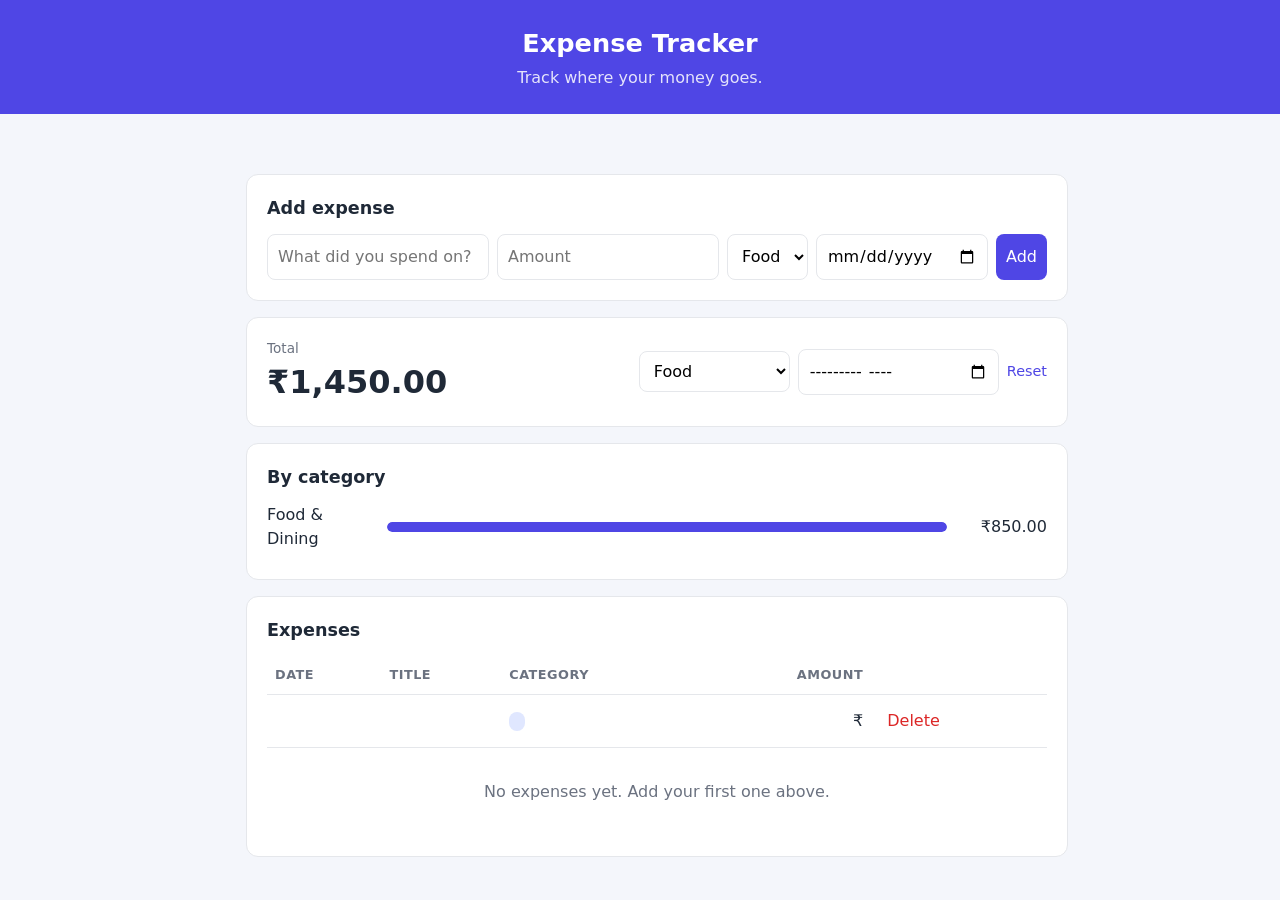
<file: scratch/expense_tracker.html>
<!DOCTYPE html>
<html lang="en">
<head>
  <meta charset="UTF-8">
  <meta name="viewport" content="width=device-width, initial-scale=1">
  <title>Expense Tracker</title>
  <style>
:root {
  --bg: #f4f6fb;
  --card: #ffffff;
  --text: #1f2937;
  --muted: #6b7280;
  --accent: #4f46e5;
  --accent-soft: #e0e7ff;
  --danger: #dc2626;
  --border: #e5e7eb;
}

* { box-sizing: border-box; }

body {
  margin: 0;
  font-family: system-ui, -apple-system, "Segoe UI", Roboto, sans-serif;
  background: var(--bg);
  color: var(--text);
  line-height: 1.5;
}

.topbar {
  background: var(--accent);
  color: #fff;
  padding: 24px 16px;
  text-align: center;
}
.topbar h1 { margin: 0; font-size: 1.6rem; }
.topbar p { margin: 4px 0 0; opacity: 0.85; }

.container {
  max-width: 820px;
  margin: 24px auto;
  padding: 0 16px;
  display: grid;
  gap: 16px;
}

.card {
  background: var(--card);
  border: 1px solid var(--border);
  border-radius: 12px;
  padding: 20px;
}
.card h2 { margin: 0 0 12px; font-size: 1.1rem; }

.add-form {
  display: grid;
  grid-template-columns: 2fr 1fr 1fr 1fr auto;
  gap: 8px;
}

input, select, button {
  font: inherit;
  padding: 9px 10px;
  border: 1px solid var(--border);
  border-radius: 8px;
  background: #fff;
}
input:focus, select:focus {
  outline: 2px solid var(--accent);
  outline-offset: 1px;
}

button {
  background: var(--accent);
  color: #fff;
  border: none;
  cursor: pointer;
}
button:hover { filter: brightness(1.1); }
button.danger { background: transparent; color: var(--danger); padding: 4px 8px; }
button.danger:hover { background: #fee2e2; filter: none; }

.summary {
  display: flex;
  justify-content: space-between;
  align-items: center;
  flex-wrap: wrap;
  gap: 12px;
}
.label { display: block; color: var(--muted); font-size: 0.85rem; }
.total { font-size: 2rem; font-weight: 700; }
.filters { display: flex; gap: 8px; align-items: center; }
.reset { color: var(--accent); text-decoration: none; font-size: 0.9rem; }

.flash { padding: 10px 14px; border-radius: 8px; }
.flash.success { background: #dcfce7; color: #166534; }
.flash.error { background: #fee2e2; color: #991b1b; }

.bar-row {
  display: grid;
  grid-template-columns: 110px 1fr 90px;
  align-items: center;
  gap: 10px;
  margin: 8px 0;
}
.bar-track { background: var(--accent-soft); border-radius: 999px; height: 10px; overflow: hidden; }
.bar-fill { background: var(--accent); height: 100%; border-radius: 999px; }
.bar-amt { text-align: right; font-variant-numeric: tabular-nums; }

table { width: 100%; border-collapse: collapse; }
th, td { padding: 10px 8px; text-align: left; border-bottom: 1px solid var(--border); }
th { color: var(--muted); font-size: 0.8rem; text-transform: uppercase; letter-spacing: 0.04em; }
.num { text-align: right; font-variant-numeric: tabular-nums; }
.tag { background: var(--accent-soft); color: var(--accent); padding: 2px 8px; border-radius: 999px; font-size: 0.8rem; }
.empty { color: var(--muted); text-align: center; padding: 16px 0; }

@media (max-width: 640px) {
  .add-form { grid-template-columns: 1fr 1fr; }
  .add-form input[name="title"] { grid-column: 1 / -1; }
  .bar-row { grid-template-columns: 80px 1fr 80px; }
}

</style>
</head>
<body>
  <header class="topbar">
    <h1>Expense Tracker</h1>
    <p>Track where your money goes.</p>
  </header>

  <main class="container">
    
      
        <div class="flash "></div>
      
    

    <section class="card">
      <h2>Add expense</h2>
      <form action="" method="post" class="add-form">
        <input type="text" name="title" placeholder="What did you spend on?" required>
        <input type="number" name="amount" placeholder="Amount" min="0.01" step="0.01" required>
        <select name="category">
          <option>Food</option>
        </select>
        <input type="date" name="spent_on" value="">
        <button type="submit">Add</button>
      </form>
    </section>

    <section class="card summary">
      <div>
        <span class="label">Total</span>
        <span class="total">₹1,450.00</span>
      </div>
      <form method="get" class="filters">
        <select name="category" onchange="this.form.submit()">
          <option value="">All categories</option>
          
            <option selected>Food</option>
          
        </select>
        <input type="month" name="month" value="" onchange="this.form.submit()">
        <a href="" class="reset">Reset</a>
      </form>
    </section>

    
    <section class="card">
      <h2>By category</h2>
      
        <div class="bar-row">
          <span class="bar-name">Food & Dining</span>
          <div class="bar-track"><div class="bar-fill" style="width: %"></div></div>
          <span class="bar-amt">₹850.00</span>
        </div>
      
    </section>
    

    <section class="card">
      <h2>Expenses</h2>
      
      <table>
        <thead><tr><th>Date</th><th>Title</th><th>Category</th><th class="num">Amount</th><th></th></tr></thead>
        <tbody>
          
          <tr>
            <td></td>
            <td></td>
            <td><span class="tag"></span></td>
            <td class="num">₹</td>
            <td>
              <form action="" method="post">
                <button class="danger" type="submit" aria-label="Delete ">Delete</button>
              </form>
            </td>
          </tr>
          
        </tbody>
      </table>
      
        <p class="empty">No expenses yet. Add your first one above.</p>
      
    </section>
  </main>
</body>
</html>
</file>
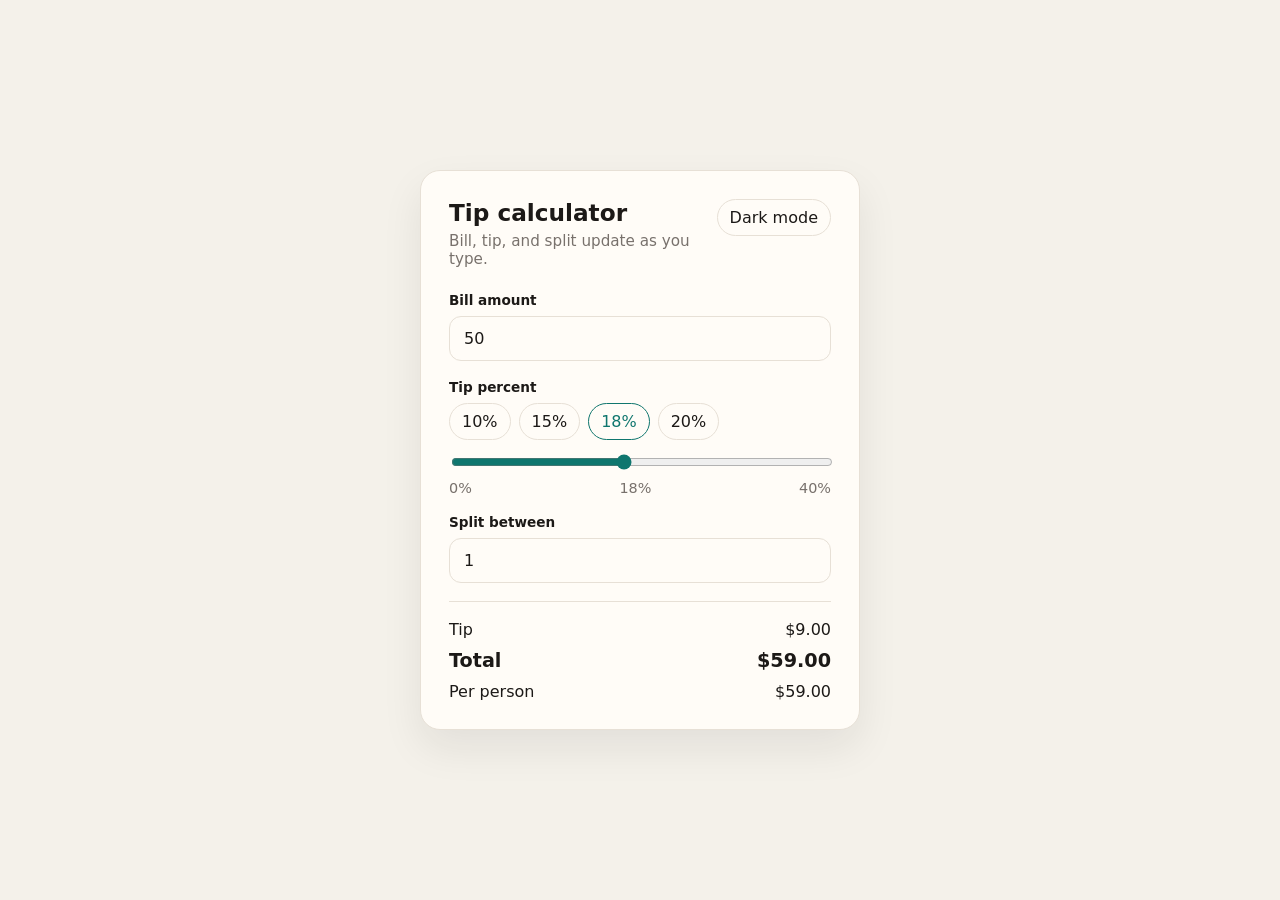
<file: scratch/tip_calc.html>
<!DOCTYPE html>
<html lang="en">
  <head>
    <meta charset="UTF-8" />
    <meta name="viewport" content="width=device-width, initial-scale=1" />
    <title>Tip Calculator</title>
    <style>
      :root {
        color-scheme: light;
        --bg: #f4f1ea;
        --surface: #fffcf7;
        --ink: #1c1917;
        --muted: #78716c;
        --line: #e7e0d6;
        --accent: #0f766e;
        --accent-ink: #f0fdfa;
        --shadow: 0 18px 40px rgba(28, 25, 23, 0.08);
      }

      html[data-theme="dark"] {
        color-scheme: dark;
        --bg: #121417;
        --surface: #1b1f24;
        --ink: #f5f2ed;
        --muted: #a8a29e;
        --line: #2a3038;
        --accent: #2dd4bf;
        --accent-ink: #042f2e;
        --shadow: 0 18px 40px rgba(0, 0, 0, 0.35);
      }

      * {
        box-sizing: border-box;
      }

      body {
        margin: 0;
        min-height: 100vh;
        font-family: "Segoe UI", system-ui, sans-serif;
        background: var(--bg);
        color: var(--ink);
        display: grid;
        place-items: center;
        padding: 24px;
      }

      .card {
        width: min(440px, 100%);
        background: var(--surface);
        border: 1px solid var(--line);
        border-radius: 20px;
        box-shadow: var(--shadow);
        padding: 28px;
      }

      header {
        display: flex;
        justify-content: space-between;
        align-items: flex-start;
        gap: 16px;
        margin-bottom: 24px;
      }

      h1 {
        margin: 0;
        font-size: 1.45rem;
      }

      .sub {
        margin: 6px 0 0;
        color: var(--muted);
        font-size: 0.95rem;
      }

      .theme-toggle {
        border: 1px solid var(--line);
        background: transparent;
        color: var(--ink);
        border-radius: 999px;
        padding: 8px 12px;
        cursor: pointer;
        font: inherit;
        white-space: nowrap;
      }

      label {
        display: block;
        font-size: 0.85rem;
        font-weight: 600;
        margin-bottom: 8px;
      }

      .field {
        margin-bottom: 18px;
      }

      input[type="number"] {
        width: 100%;
        padding: 12px 14px;
        border-radius: 12px;
        border: 1px solid var(--line);
        background: transparent;
        color: inherit;
        font: inherit;
      }

      .presets {
        display: flex;
        flex-wrap: wrap;
        gap: 8px;
        margin-bottom: 12px;
      }

      .presets button {
        border: 1px solid var(--line);
        background: transparent;
        color: inherit;
        border-radius: 999px;
        padding: 8px 12px;
        cursor: pointer;
        font: inherit;
      }

      .presets button.active,
      .theme-toggle:hover,
      .presets button:hover {
        border-color: var(--accent);
        color: var(--accent);
      }

      input[type="range"] {
        width: 100%;
        accent-color: var(--accent);
      }

      .tip-readout {
        display: flex;
        justify-content: space-between;
        color: var(--muted);
        font-size: 0.9rem;
        margin-top: 6px;
      }

      .results {
        margin-top: 8px;
        padding-top: 18px;
        border-top: 1px solid var(--line);
        display: grid;
        gap: 10px;
      }

      .row {
        display: flex;
        justify-content: space-between;
        gap: 12px;
      }

      .row.total {
        font-size: 1.2rem;
        font-weight: 700;
      }

      .money {
        font-variant-numeric: tabular-nums;
      }
    </style>
  </head>
  <body>
    <main class="card">
      <header>
        <div>
          <h1>Tip calculator</h1>
          <p class="sub">Bill, tip, and split update as you type.</p>
        </div>
        <button class="theme-toggle" id="themeToggle" type="button" aria-pressed="false">
          Dark mode
        </button>
      </header>

      <form id="calcForm" novalidate>
        <div class="field">
          <label for="bill">Bill amount</label>
          <input id="bill" name="bill" type="number" min="0" step="0.01" value="50" />
        </div>

        <div class="field">
          <label for="tip">Tip percent</label>
          <div class="presets" id="presets">
            <button type="button" data-tip="10">10%</button>
            <button type="button" data-tip="15">15%</button>
            <button type="button" data-tip="18">18%</button>
            <button type="button" data-tip="20">20%</button>
          </div>
          <input id="tip" name="tip" type="range" min="0" max="40" value="18" />
          <div class="tip-readout">
            <span>0%</span>
            <span id="tipLabel">18%</span>
            <span>40%</span>
          </div>
        </div>

        <div class="field">
          <label for="people">Split between</label>
          <input id="people" name="people" type="number" min="1" step="1" value="1" />
        </div>
      </form>

      <section class="results" aria-live="polite">
        <div class="row">
          <span>Tip</span>
          <span class="money" id="tipAmount">$0.00</span>
        </div>
        <div class="row total">
          <span>Total</span>
          <span class="money" id="total">$0.00</span>
        </div>
        <div class="row">
          <span>Per person</span>
          <span class="money" id="perPerson">$0.00</span>
        </div>
      </section>
    </main>

    <script>
      const billInput = document.getElementById("bill");
      const tipInput = document.getElementById("tip");
      const peopleInput = document.getElementById("people");
      const tipLabel = document.getElementById("tipLabel");
      const tipAmountEl = document.getElementById("tipAmount");
      const totalEl = document.getElementById("total");
      const perPersonEl = document.getElementById("perPerson");
      const presets = document.getElementById("presets");
      const themeToggle = document.getElementById("themeToggle");

      const money = new Intl.NumberFormat(undefined, {
        style: "currency",
        currency: "USD",
      });

      function parseAmount(value, fallback) {
        const n = Number(value);
        return Number.isFinite(n) && n >= 0 ? n : fallback;
      }

      function updateTotals() {
        const bill = parseAmount(billInput.value, 0);
        const tipPercent = parseAmount(tipInput.value, 0);
        const people = Math.max(1, Math.floor(parseAmount(peopleInput.value, 1)));

        const tip = bill * (tipPercent / 100);
        const total = bill + tip;
        const perPerson = total / people;

        tipLabel.textContent = `${tipPercent}%`;
        tipAmountEl.textContent = money.format(tip);
        totalEl.textContent = money.format(total);
        perPersonEl.textContent = money.format(perPerson);

        for (const button of presets.querySelectorAll("button")) {
          button.classList.toggle("active", Number(button.dataset.tip) === tipPercent);
        }
      }

      function setTheme(theme) {
        const next = theme === "dark" ? "dark" : "light";
        document.documentElement.dataset.theme = next;
        localStorage.setItem("tip-calc-theme", next);
        themeToggle.setAttribute("aria-pressed", String(next === "dark"));
        themeToggle.textContent = next === "dark" ? "Light mode" : "Dark mode";
      }

      billInput.addEventListener("input", updateTotals);
      tipInput.addEventListener("input", updateTotals);
      peopleInput.addEventListener("input", updateTotals);

      presets.addEventListener("click", (event) => {
        const button = event.target.closest("button[data-tip]");
        if (!button) return;
        tipInput.value = button.dataset.tip;
        updateTotals();
      });

      themeToggle.addEventListener("click", () => {
        const current = document.documentElement.dataset.theme === "dark" ? "dark" : "light";
        setTheme(current === "dark" ? "light" : "dark");
      });

      const savedTheme = localStorage.getItem("tip-calc-theme");
      const prefersDark = window.matchMedia("(prefers-color-scheme: dark)").matches;
      setTheme(savedTheme || (prefersDark ? "dark" : "light"));
      updateTotals();
    </script>
  </body>
</html>
</file>
